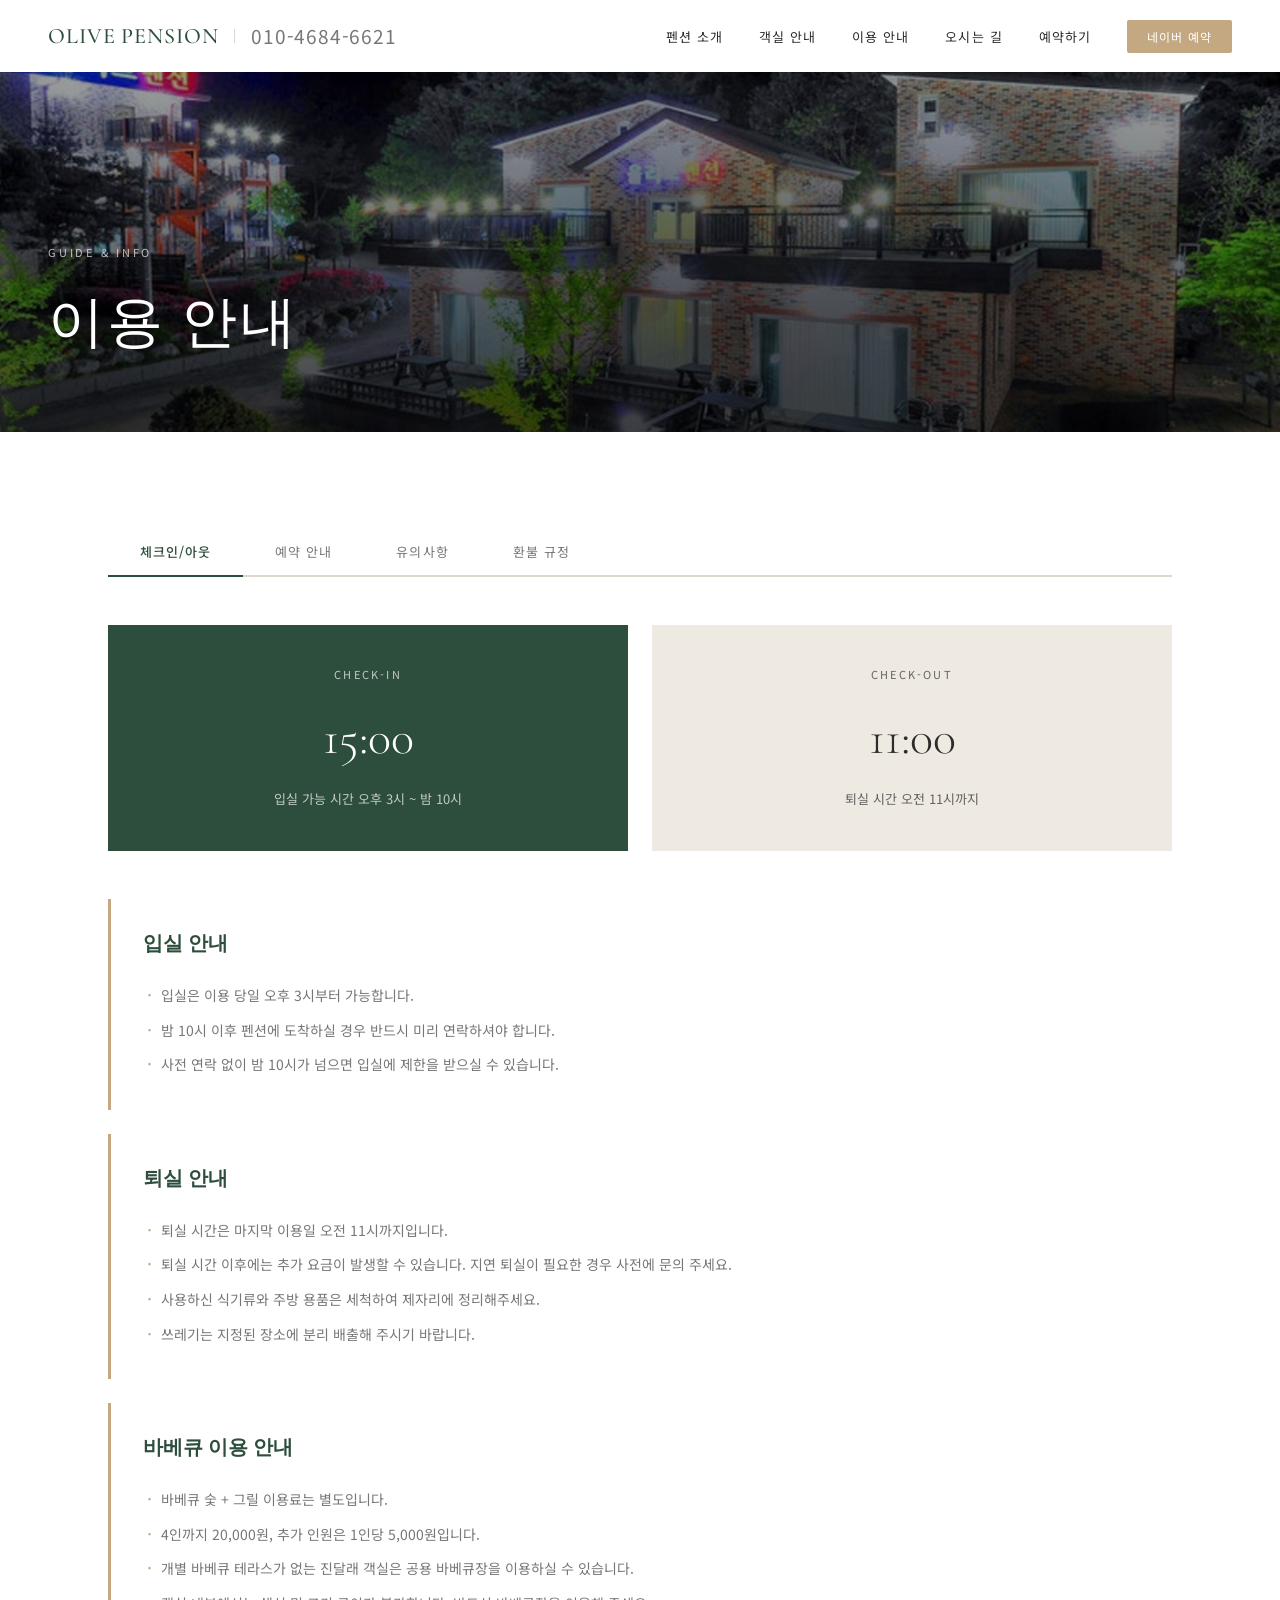
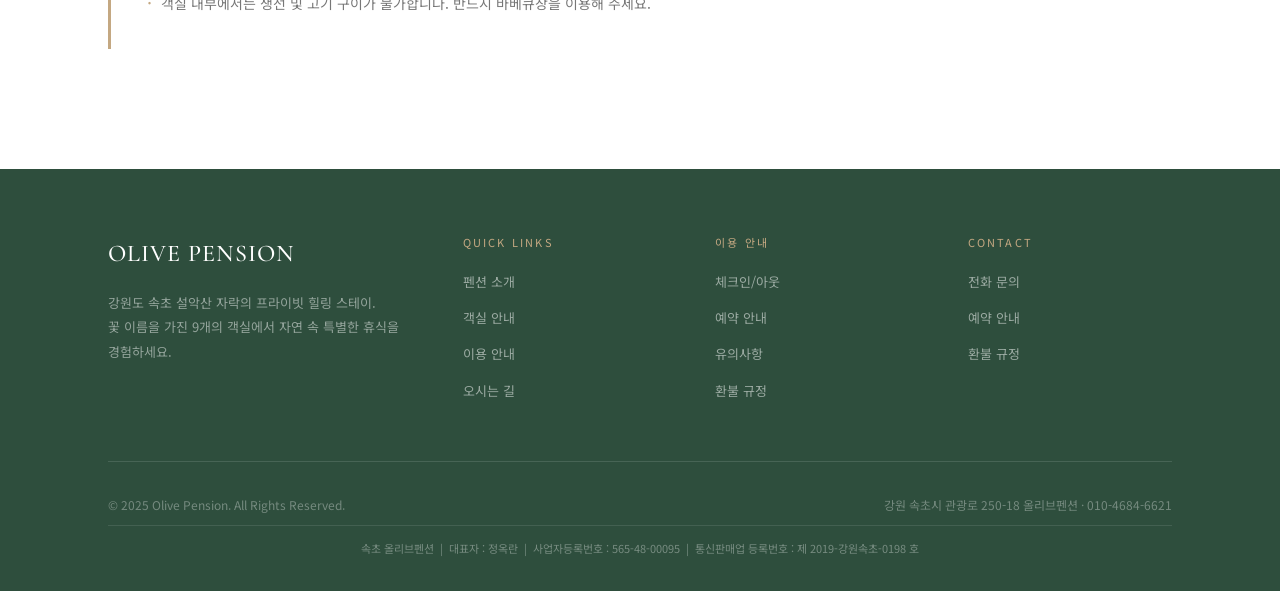
<file: info.html>
<!DOCTYPE html>
<html lang="ko">
<head>
  <meta charset="UTF-8">
  <meta name="viewport" content="width=device-width, initial-scale=1.0">
  <title>이용 안내 — 올리브 펜션</title>
  <link rel="stylesheet" href="style.css">
  <style>
    .tab-btns { display:flex; gap:0; border-bottom: 2px solid var(--border); margin-bottom: 48px; }
    .tab-btn {
      padding: 14px 32px;
      font-size: 13px;
      letter-spacing: .08em;
      cursor: pointer;
      border: none;
      background: transparent;
      color: var(--text-muted);
      font-family: var(--font-sans);
      border-bottom: 2px solid transparent;
      margin-bottom: -2px;
      transition: .2s;
    }
    .tab-btn.active { color: var(--primary); border-bottom-color: var(--primary); font-weight: 500; }
    .tab-btn:hover { color: var(--primary); }
    .tab-content { display: none; }
    .tab-content.active { display: block; }

    .notice-block {
      background: var(--white);
      border-left: 3px solid var(--accent);
      padding: 28px 32px;
      margin-bottom: 24px;
    }
    .notice-block h3 {
      font-family: var(--font-serif);
      font-size: 20px;
      color: var(--primary);
      margin-bottom: 16px;
    }
    .notice-block p, .notice-block li {
      font-size: 14px;
      color: var(--text-muted);
      line-height: 1.9;
    }
    .notice-block ul { padding-left: 0; }
    .notice-block ul li {
      padding: 4px 0 4px 18px;
      position: relative;
    }
    .notice-block ul li::before {
      content: '·';
      position: absolute;
      left: 4px;
      color: var(--accent);
      font-size: 18px;
      line-height: 1.4;
    }

    .checkin-grid {
      display: grid;
      grid-template-columns: 1fr 1fr;
      gap: 24px;
      margin-bottom: 48px;
    }
    .checkin-box {
      background: var(--primary);
      color: var(--white);
      padding: 40px;
      text-align: center;
    }
    .checkin-box.alt { background: var(--bg-alt); color: var(--text); }
    .checkin-box-label {
      font-size: 11px;
      letter-spacing: .2em;
      text-transform: uppercase;
      opacity: .7;
      margin-bottom: 12px;
    }
    .checkin-box-time {
      font-family: var(--font-serif);
      font-size: 48px;
      font-weight: 300;
      margin-bottom: 8px;
    }
    .checkin-box-desc { font-size: 13px; opacity: .7; }

    .extra-fee-grid {
      display: grid;
      grid-template-columns: 1fr 1fr;
      gap: 16px;
      margin: 24px 0;
    }
    .extra-fee-item {
      background: var(--white);
      padding: 20px 24px;
      border: 1px solid var(--border);
      font-size: 14px;
    }
    .extra-fee-item strong { color: var(--primary); display: block; margin-bottom: 4px; font-size: 15px; }

    .reserve-card {
      background: var(--primary);
      color: var(--white);
      padding: 48px;
      text-align: center;
      margin-bottom: 32px;
    }
    .reserve-card h3 {
      font-family: var(--font-serif);
      font-size: 28px;
      font-weight: 400;
      margin-bottom: 12px;
    }
    .reserve-card p { font-size: 14px; opacity: .75; margin-bottom: 28px; line-height: 1.9; }
    .reserve-card .btn-white { margin: 0 8px; }

    .urgent-notice {
      background: #fff8f0;
      border-left: 4px solid #d96a2a;
      padding: 24px 32px;
      margin-bottom: 36px;
    }
    .urgent-notice h3 {
      font-family: var(--font-serif);
      font-size: 18px;
      color: #c45c1a;
      margin-bottom: 10px;
    }
    .urgent-notice p {
      font-size: 14px;
      color: var(--text-muted);
      line-height: 1.9;
    }
  </style>
</head>
<body>

<!-- ── Navigation ────────────────── -->
<nav id="navbar" class="scrolled">
  <div class="nav-left">
  <a href="index.html" class="nav-logo">OLIVE PENSION</a>
  <span class="nav-phone-divider"></span>
  <a href="tel:01046846621" class="nav-phone">010-4684-6621</a>
</div>
  <button class="hamburger" id="hamburger" aria-label="메뉴 열기">
    <span></span><span></span><span></span>
  </button>
  <ul class="nav-links" id="nav-links">
    <li><a href="index.html">펜션 소개</a></li>
    <li><a href="rooms.html">객실 안내</a></li>
    <li><a href="info.html" class="active">이용 안내</a></li>
    <li><a href="contact.html">오시는 길</a></li>
    <li><a href="reservation.html">예약하기</a></li>
    <li><a href="https://map.naver.com/p/entry/place/2009569112?lng=128.5402179&lat=38.1828524&placePath=/room?from=map&fromPanelNum=1&additionalHeight=76&timestamp=202605282023&locale=ko&svcName=map_pcv5&businessCategory=pension&searchType=place&c=15.00,0,0,0,dh" class="btn-reserve" target="_blank">네이버 예약</a></li>
  </ul>
</nav>

<!-- ── Page Banner ───────────────── -->
<div class="page-banner" style="margin-top: var(--nav-h);">
  <img class="page-banner-img" src="images/exterior3.jpg" alt="올리브 펜션">
  <div class="page-banner-overlay"></div>
  <div class="page-banner-text">
    <span class="section-label">Guide &amp; Info</span>
    <h1>이용 안내</h1>
  </div>
</div>

<!-- ── Main Content ──────────────── -->
<section style="background: var(--white);">
  <div class="container">

    <div class="tab-btns">
      <button class="tab-btn active" onclick="showTab('checkin')">체크인/아웃</button>
      <button class="tab-btn" onclick="showTab('reserve')">예약 안내</button>
      <button class="tab-btn" onclick="showTab('notice')">유의사항</button>
      <button class="tab-btn" onclick="showTab('refund')">환불 규정</button>
    </div>

    <!-- 체크인/아웃 -->
    <div id="tab-checkin" class="tab-content active">
      <div class="checkin-grid">
        <div class="checkin-box">
          <p class="checkin-box-label">Check-In</p>
          <p class="checkin-box-time">15:00</p>
          <p class="checkin-box-desc">입실 가능 시간 오후 3시 ~ 밤 10시</p>
        </div>
        <div class="checkin-box alt">
          <p class="checkin-box-label">Check-Out</p>
          <p class="checkin-box-time">11:00</p>
          <p class="checkin-box-desc">퇴실 시간 오전 11시까지</p>
        </div>
      </div>

      <div class="notice-block">
        <h3>입실 안내</h3>
        <ul>
          <li>입실은 이용 당일 오후 3시부터 가능합니다.</li>
          <li>밤 10시 이후 펜션에 도착하실 경우 반드시 미리 연락하셔야 합니다.</li>
          <li>사전 연락 없이 밤 10시가 넘으면 입실에 제한을 받으실 수 있습니다.</li>
        </ul>
      </div>

      <div class="notice-block">
        <h3>퇴실 안내</h3>
        <ul>
          <li>퇴실 시간은 마지막 이용일 오전 11시까지입니다.</li>
          <li>퇴실 시간 이후에는 추가 요금이 발생할 수 있습니다. 지연 퇴실이 필요한 경우 사전에 문의 주세요.</li>
          <li>사용하신 식기류와 주방 용품은 세척하여 제자리에 정리해주세요.</li>
          <li>쓰레기는 지정된 장소에 분리 배출해 주시기 바랍니다.</li>
        </ul>
      </div>

      <div class="notice-block">
        <h3>바베큐 이용 안내</h3>
        <ul>
          <li>바베큐 숯 + 그릴 이용료는 별도입니다.</li>
          <li>4인까지 20,000원, 추가 인원은 1인당 5,000원입니다.</li>
          <li>개별 바베큐 테라스가 없는 진달래 객실은 공용 바베큐장을 이용하실 수 있습니다.</li>
          <li>객실 내부에서는 생선 및 고기 구이가 불가합니다. 반드시 바베큐장을 이용해 주세요.</li>
        </ul>
      </div>
    </div>

    <!-- 예약 안내 -->
    <div id="tab-reserve" class="tab-content">

      <div id="reservation" class="reserve-card">
        <h3>지금 바로 예약하기</h3>
        <p>인터넷 실시간 예약과 전화 예약을 운영하고 있습니다.<br>원하는 날짜와 객실을 선택하여 간편하게 예약하세요.</p>
        <a href="#" class="btn btn-white">실시간 예약 (떠나요)</a>
      </div>

      <div class="notice-block">
        <h3>예약 방법</h3>
        <ul>
          <li>인터넷 실시간 예약 또는 전화를 통한 예약을 진행하고 있습니다.</li>
          <li>예약 신청 후 일정 시간 내에 이용 요금 결제가 이루어지지 않을 경우 예약이 자동으로 취소될 수 있습니다.</li>
          <li>예약하신 분과 입금하신 분의 이름이 다른 경우 미리 연락 주세요.</li>
          <li>입금 계좌: <strong>농협 352-1059-2742-33 (정옥란)</strong></li>
        </ul>
      </div>

      <div class="notice-block">
        <h3>인원 안내</h3>
        <ul>
          <li>기준 인원 초과 시 1인당 20,000원의 추가 요금이 발생합니다.</li>
          <li>예약 인원보다 초과되었을 경우 미리 알려주셔야 합니다.</li>
          <li>최대 인원 초과 시 입실이 불가합니다.</li>
          <li>36개월 미만 영유아는 추가 요금이 없습니다.</li>
          <li>보호자를 동반하지 않은 미성년자의 이용은 불가합니다.</li>
        </ul>
      </div>

      <div class="notice-block">
        <h3>추가 요금 안내</h3>
        <div class="extra-fee-grid">
          <div class="extra-fee-item">
            <strong>기준 인원 초과</strong>
            1인당 20,000원 / 36개월 미만 무료
          </div>
          <div class="extra-fee-item">
            <strong>바베큐 이용료</strong>
            4인까지 20,000원 / 추가 1인당 5,000원
          </div>
          <div class="extra-fee-item">
            <strong>퇴실 시간 초과</strong>
            사전 협의 필수 / 추가 요금 발생
          </div>
          <div class="extra-fee-item">
            <strong>추가 인원 현장 결제</strong>
            예약 시 미결제 시 현장 결제 가능
          </div>
        </div>
      </div>

    </div>

    <!-- 유의사항 -->
    <div id="tab-notice" class="tab-content">

      <div class="notice-block">
        <h3>기본 유의사항</h3>
        <ul>
          <li>화재 및 다른 투숙객의 건강을 위해 전 객실 실내 금연입니다. 흡연은 지정된 공간에서만 가능합니다.</li>
          <li>쾌적한 객실 환경 유지를 위해 객실 내 생선 및 고기 구이는 불가합니다. 바베큐장을 이용해 주세요.</li>
          <li>최대 인원수를 초과하여 이용하고자 하는 경우 반드시 사전 협의가 필요합니다.</li>
          <li>실시간 예약 특성상 간혹 중복 예약이 발생할 수 있습니다. 이 경우 즉시 연락드려 전액 환불을 도와드리겠습니다. 이용불가 안내를 받으셨을 경우 직접 취소 시 수수료가 발생하오니 반드시 펜션으로 먼저 연락 주시기 바랍니다.</li>
          <li>보호자를 동반하지 않은 미성년자는 이용하실 수 없습니다.</li>
          <li>추가 인원 요금이 예약 시 결제되지 않을 수 있으며, 이 경우 현장 결제 부탁드립니다.</li>
          <li>이용객의 부주의로 인한 사고에 대해서는 펜션이 책임지지 않습니다. 안전에 주의해 주세요.</li>
        </ul>
      </div>

      <div class="notice-block">
        <h3>퇴실 시 주의사항</h3>
        <ul>
          <li>퇴실 전 사용하신 식기류와 주방 용품은 세척하고 제자리에 놓아주세요.</li>
          <li>쓰레기는 지정된 장소에 분리 배출해 주시기 바랍니다.</li>
          <li>창문과 문을 잠그고, 에어컨 및 전등 전원을 꺼주세요.</li>
        </ul>
      </div>

      <div class="notice-block">
        <h3>소음 관련 안내</h3>
        <ul>
          <li>다른 투숙객의 조용하고 편안한 휴식을 위해 고성방가, 가무, 지나친 음주는 삼가주시기 바랍니다.</li>
          <li>밤 11시 이후에는 소음으로 인해 다른 투숙객에게 피해가 가지 않도록 협조해 주세요.</li>
          <li>주의 후에도 시정되지 않을 경우 퇴실 조치가 될 수 있으며, 이 경우 이용 요금은 환불되지 않습니다.</li>
        </ul>
      </div>

      <div class="notice-block">
        <h3>애견 동반 안내</h3>
        <ul>
          <li>전 객실 애견 동반이 가능합니다. 예약 시 반드시 견종과 체중을 알려주세요.</li>
          <li>요금: 1박 기준 1마리 20,000원 / 최대 2마리 가능 (10kg 이하 / 현장 결제)</li>
          <li>짖음이 심한 강아지, 맹견 또는 대형견 믹스종은 입실이 불가합니다.</li>
          <li>생리 중이거나 마킹을 하는 강아지는 매너 벨트 착용이 필수입니다.</li>
          <li>강아지만 객실에 두고 외출하실 수 없습니다.</li>
        </ul>
      </div>

      <div class="notice-block">
        <h3>화재 및 안전관리</h3>
        <ul>
          <li>숙소 내 촛불, 화로 사용은 안전상 금지되어 있습니다.</li>
          <li>주방 조리 시 화기 사용에 주의해 주세요.</li>
        </ul>
      </div>

      <div class="notice-block">
        <h3>시설물 파손 및 분실</h3>
        <ul>
          <li>시설물 및 비품 훼손, 분실 시에는 변상 책임이 발생할 수 있습니다.</li>
          <li>이용 중 문제가 생기면 즉시 펜션 측에 알려주세요.</li>
        </ul>
      </div>

      <div class="notice-block">
        <h3>주차 안내</h3>
        <ul>
          <li>펜션 앞 전용 주차장을 이용해 주세요.</li>
          <li>주차장 이용 시 차량 문단속 및 귀중품 관리를 부탁드립니다.</li>
        </ul>
      </div>

    </div>

    <!-- 환불 규정 -->
    <div id="tab-refund" class="tab-content">

      <div class="notice-block">
        <h3>환불 안내</h3>
        <p style="margin-bottom:16px;">이용 일정 취소 시 아래 기준에 따라 환불이 진행됩니다.</p>
      </div>

      <table class="refund-table">
        <thead>
          <tr>
            <th>취소 기준</th>
            <th>취소 수수료</th>
            <th>환불액</th>
          </tr>
        </thead>
        <tbody>
          <tr><td>이용일 당일 취소</td><td>100%</td><td>환불 없음</td></tr>
          <tr><td>이용일 1일 전</td><td>100%</td><td>환불 없음</td></tr>
          <tr><td>이용일 2일 전</td><td>80%</td><td>20% 환불</td></tr>
          <tr><td>이용일 3일 전</td><td>70%</td><td>30% 환불</td></tr>
          <tr><td>이용일 4일 전</td><td>60%</td><td>40% 환불</td></tr>
          <tr><td>이용일 5일 전</td><td>50%</td><td>50% 환불</td></tr>
          <tr><td>이용일 6일 전</td><td>30%</td><td>70% 환불</td></tr>
          <tr><td>이용일 7일 전</td><td>10%</td><td>90% 환불</td></tr>
          <tr><td>이용일 8일 전</td><td>10%</td><td>90% 환불</td></tr>
          <tr><td>이용일 9일 전</td><td>10%</td><td>90% 환불</td></tr>
          <tr><td>기본 취소 수수료</td><td>10%</td><td>90% 환불</td></tr>
        </tbody>
      </table>

      <div class="notice-block" style="margin-top:32px;">
        <h3>환불 시 유의사항</h3>
        <ul>
          <li>이용불가 안내를 받으신 경우 직접 취소 시 수수료가 발생하니 반드시 펜션으로 먼저 연락 주세요.</li>
          <li>이용 당일 또는 전날 취소는 불가피한 경우에도 환불이 되지 않으니 일정을 충분히 확인 후 예약해 주세요.</li>
        </ul>
      </div>

    </div>

  </div>
</section>

<!-- ── Footer ────────────────────── -->
<footer>
  <div class="container">
    <div class="footer-inner">
      <div class="footer-brand">
        <a href="index.html" class="nav-logo">OLIVE PENSION</a>
        <p>강원도 속초 설악산 자락의 프라이빗 힐링 스테이.<br>꽃 이름을 가진 9개의 객실에서 자연 속 특별한 휴식을 경험하세요.</p>
      </div>
      <div class="footer-col">
        <p class="footer-col-title">Quick Links</p>
        <ul>
          <li><a href="index.html">펜션 소개</a></li>
          <li><a href="rooms.html">객실 안내</a></li>
          <li><a href="info.html">이용 안내</a></li>
          <li><a href="contact.html">오시는 길</a></li>
        </ul>
      </div>
      <div class="footer-col">
        <p class="footer-col-title">이용 안내</p>
        <ul>
          <li><a href="#" onclick="showTab('checkin')">체크인/아웃</a></li>
          <li><a href="#" onclick="showTab('reserve')">예약 안내</a></li>
          <li><a href="#" onclick="showTab('notice')">유의사항</a></li>
          <li><a href="#" onclick="showTab('refund')">환불 규정</a></li>
        </ul>
      </div>
      <div class="footer-col">
        <p class="footer-col-title">Contact</p>
        <ul>
          <li><a href="tel:01046846621">전화 문의</a></li>
          <li><a href="info.html#reservation">예약 안내</a></li>
          <li><a href="info.html#refund">환불 규정</a></li>
        </ul>
      </div>
    </div>
    <div class="footer-bottom">
      <span>© 2025 Olive Pension. All Rights Reserved.</span>
      <span>강원 속초시 관광로 250-18 올리브펜션 · 010-4684-6621</span>
    </div>
    <div class="footer-biz">
      속초 올리브펜션 &nbsp;|&nbsp; 대표자 : 정옥란 &nbsp;|&nbsp; 사업자등록번호 : 565-48-00095 &nbsp;|&nbsp; 통신판매업 등록번호 : 제 2019-강원속초-0198 호
    </div>
  </div>
</footer>

<script>
  // 햄버거 메뉴
  const hamburger = document.getElementById('hamburger');
  const navLinks  = document.getElementById('nav-links');
  hamburger.addEventListener('click', () => {
    hamburger.classList.toggle('open');
    navLinks.classList.toggle('open');
  });
  document.addEventListener('click', e => {
    if (!hamburger.contains(e.target) && !navLinks.contains(e.target)) {
      hamburger.classList.remove('open');
      navLinks.classList.remove('open');
    }
  });

  const nav = document.getElementById('navbar');
  window.addEventListener('scroll', () => {
    if (window.scrollY > 60) nav.classList.add('scrolled');
  });

  function showTab(name) {
    document.querySelectorAll('.tab-content').forEach(el => el.classList.remove('active'));
    document.querySelectorAll('.tab-btn').forEach(el => el.classList.remove('active'));
    document.getElementById('tab-' + name).classList.add('active');
    document.querySelectorAll('.tab-btn').forEach(btn => {
      if (btn.getAttribute('onclick').includes(name)) btn.classList.add('active');
    });
    window.scrollTo({ top: 0, behavior: 'smooth' });
  }

  // Check URL hash for tab
  if (window.location.hash === '#reservation') {
    showTab('reserve');
    setTimeout(() => document.getElementById('reservation').scrollIntoView({ behavior: 'smooth' }), 100);
  } else if (window.location.hash === '#refund') {
    showTab('refund');
  }
</script>

</body>
</html>
</file>
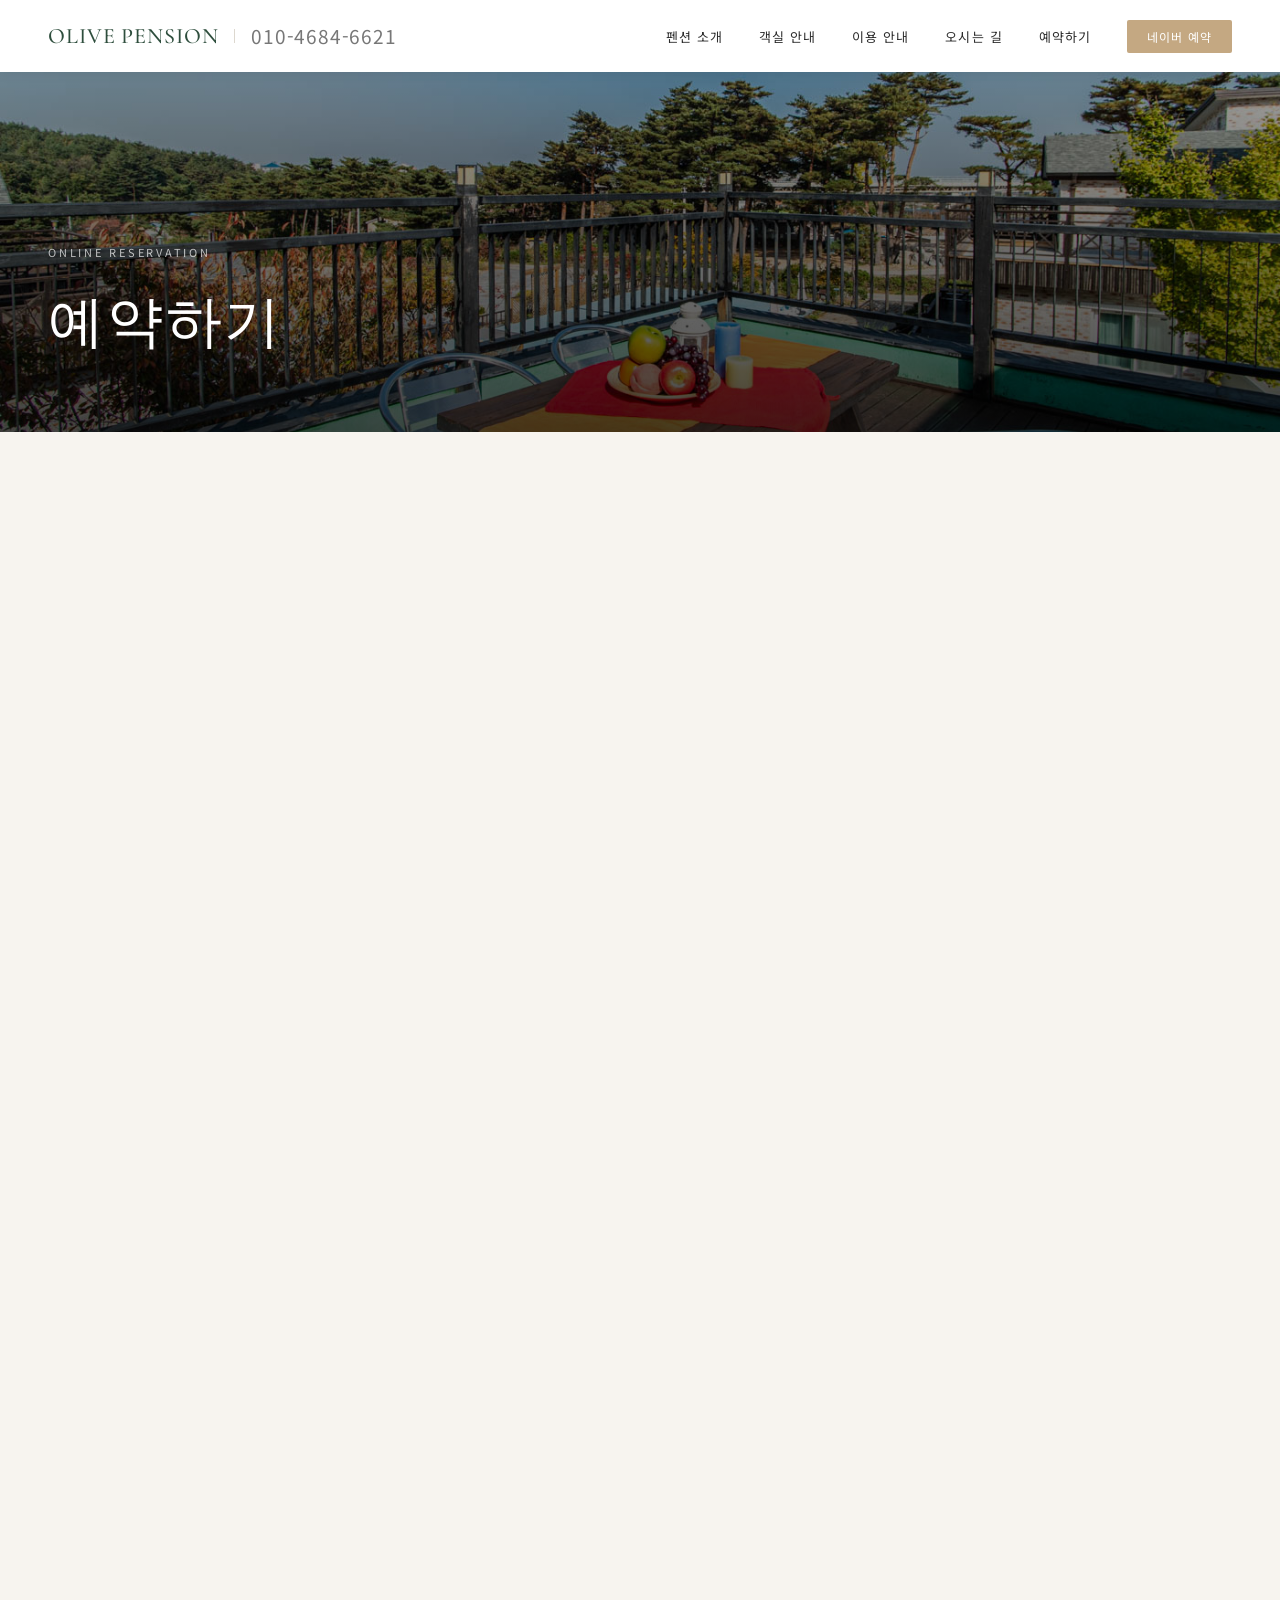
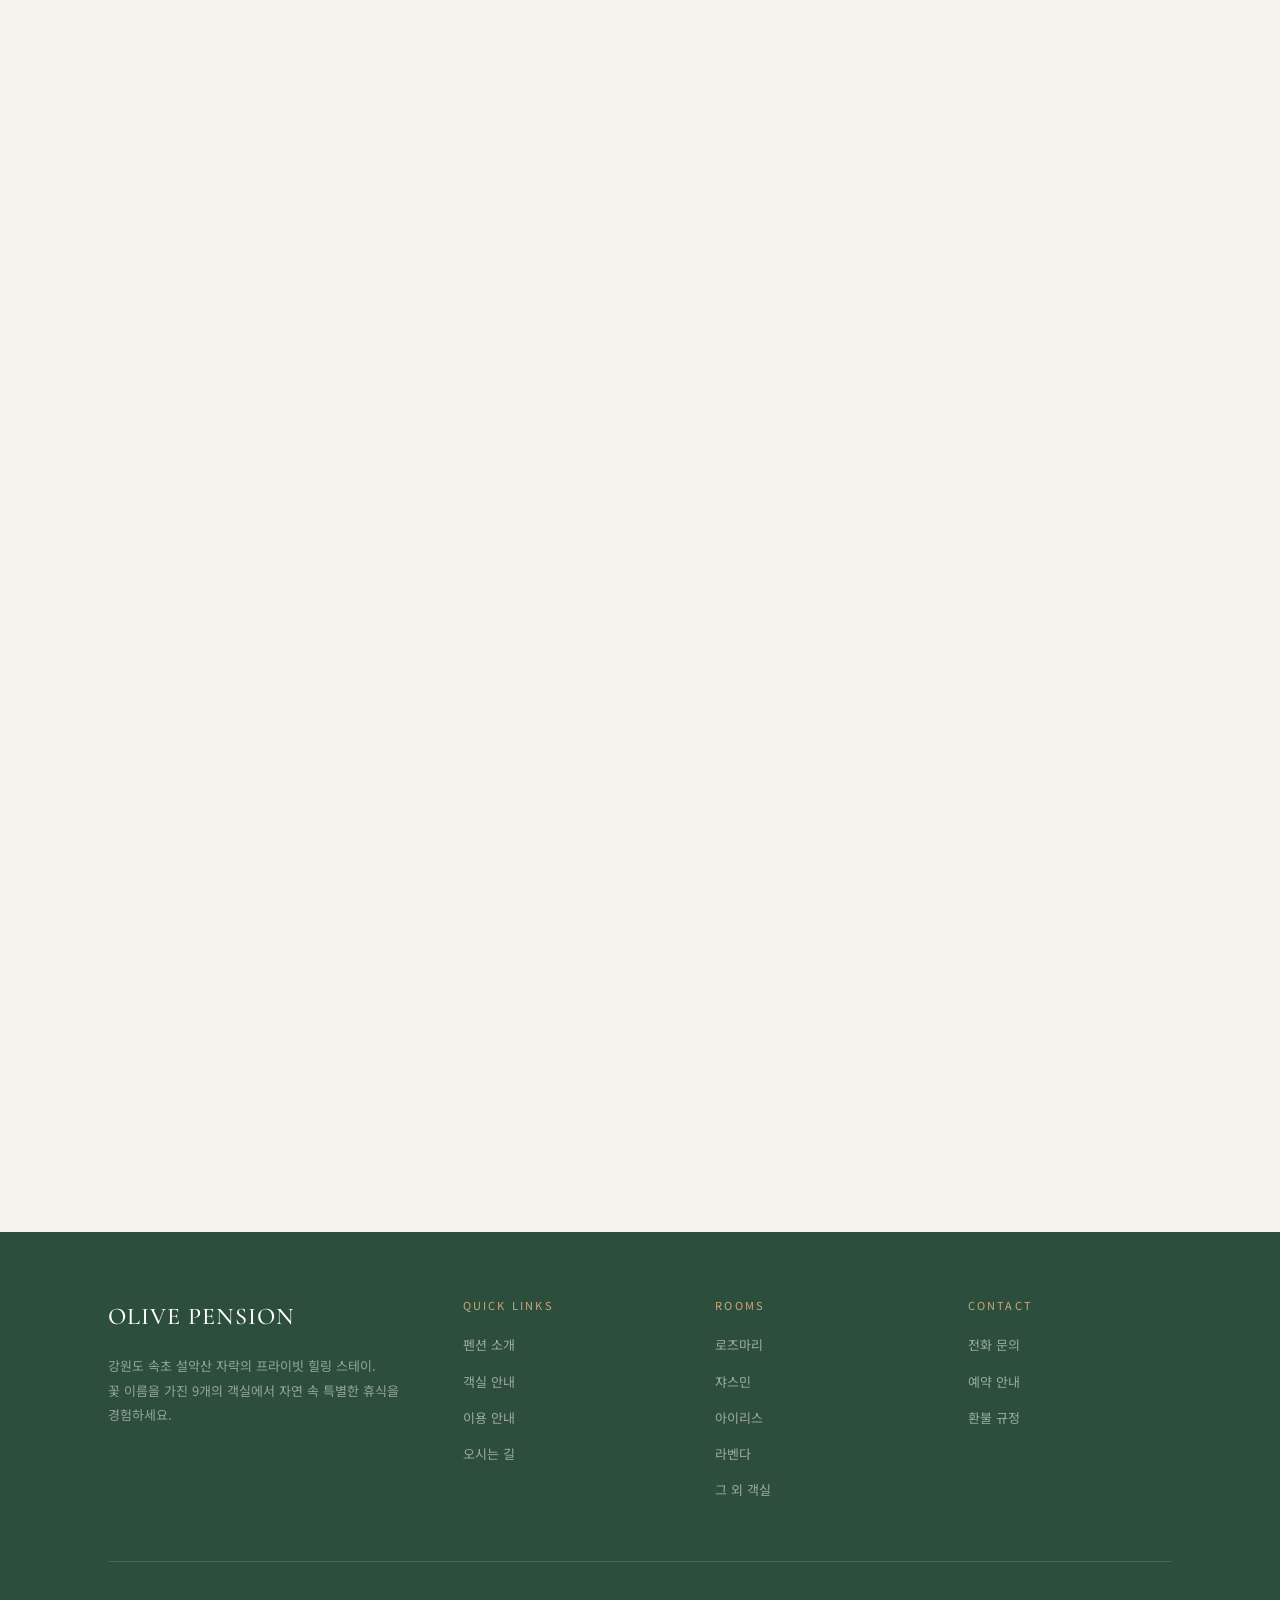
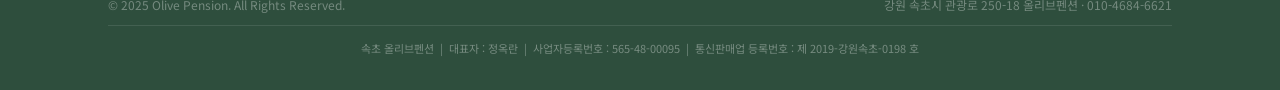
<file: reservation.html>
<!DOCTYPE html>
<html lang="ko">
<head>
  <meta charset="UTF-8">
  <meta name="viewport" content="width=device-width, initial-scale=1.0">
  <title>예약하기 — 올리브 펜션</title>
  <link rel="stylesheet" href="style.css">
  <style>
    .booking-wrap {
      width: 100%;
    }
    .booking-wrap iframe {
      width: 100%;
      height: 2400px;
      border: 0;
      display: block;
      overflow: hidden;
    }
  </style>
</head>
<body>

<!-- ── Navigation ────────────────── -->
<nav id="navbar" class="scrolled">
  <div class="nav-left">
  <a href="index.html" class="nav-logo">OLIVE PENSION</a>
  <span class="nav-phone-divider"></span>
  <a href="tel:01046846621" class="nav-phone">010-4684-6621</a>
</div>
  <button class="hamburger" id="hamburger" aria-label="메뉴 열기">
    <span></span><span></span><span></span>
  </button>
  <ul class="nav-links" id="nav-links">
    <li><a href="index.html">펜션 소개</a></li>
    <li><a href="rooms.html">객실 안내</a></li>
    <li><a href="info.html">이용 안내</a></li>
    <li><a href="contact.html">오시는 길</a></li>
    <li><a href="reservation.html" class="active">예약하기</a></li>
    <li><a href="https://map.naver.com/p/entry/place/2009569112?lng=128.5402179&lat=38.1828524&placePath=/room?from=map&fromPanelNum=1&additionalHeight=76&timestamp=202605282023&locale=ko&svcName=map_pcv5&businessCategory=pension&searchType=place&c=15.00,0,0,0,dh" class="btn-reserve" target="_blank">네이버 예약</a></li>
  </ul>
</nav>

<!-- ── Page Banner ───────────────── -->
<div class="page-banner" style="margin-top: var(--nav-h);">
  <img class="page-banner-img" src="images/exterior4.jpg" alt="올리브 펜션">
  <div class="page-banner-overlay"></div>
  <div class="page-banner-text">
    <span class="section-label">Online Reservation</span>
    <h1>예약하기</h1>
  </div>
</div>

<!-- ── Booking iframe ─────────────── -->
<div class="booking-wrap">
  <iframe
    src="https://booking.ddnayo.com/booking-calendar-status?accommodationId=105881&channelCode=0010"
    title="올리브 펜션 실시간 예약"
    scrolling="no"
    loading="lazy"
  ></iframe>
</div>

<!-- ── Footer ────────────────────── -->
<footer>
  <div class="container">
    <div class="footer-inner">
      <div class="footer-brand">
        <a href="index.html" class="nav-logo">OLIVE PENSION</a>
        <p>강원도 속초 설악산 자락의 프라이빗 힐링 스테이.<br>꽃 이름을 가진 9개의 객실에서 자연 속 특별한 휴식을 경험하세요.</p>
      </div>
      <div class="footer-col">
        <p class="footer-col-title">Quick Links</p>
        <ul>
          <li><a href="index.html">펜션 소개</a></li>
          <li><a href="rooms.html">객실 안내</a></li>
          <li><a href="info.html">이용 안내</a></li>
          <li><a href="contact.html">오시는 길</a></li>
        </ul>
      </div>
      <div class="footer-col">
        <p class="footer-col-title">Rooms</p>
        <ul>
          <li><a href="rooms.html#rosemary">로즈마리</a></li>
          <li><a href="rooms.html#jasmine">쟈스민</a></li>
          <li><a href="rooms.html#iris">아이리스</a></li>
          <li><a href="rooms.html#lavender">라벤다</a></li>
          <li><a href="rooms.html#other">그 외 객실</a></li>
        </ul>
      </div>
      <div class="footer-col">
        <p class="footer-col-title">Contact</p>
        <ul>
          <li><a href="tel:01046846621">전화 문의</a></li>
          <li><a href="info.html">예약 안내</a></li>
          <li><a href="info.html#refund">환불 규정</a></li>
        </ul>
      </div>
    </div>
    <div class="footer-bottom">
      <span>© 2025 Olive Pension. All Rights Reserved.</span>
      <span>강원 속초시 관광로 250-18 올리브펜션 · 010-4684-6621</span>
    </div>
    <div class="footer-biz">
      속초 올리브펜션 &nbsp;|&nbsp; 대표자 : 정옥란 &nbsp;|&nbsp; 사업자등록번호 : 565-48-00095 &nbsp;|&nbsp; 통신판매업 등록번호 : 제 2019-강원속초-0198 호
    </div>
  </div>
</footer>

<script>
  // 햄버거 메뉴
  const hamburger = document.getElementById('hamburger');
  const navLinks  = document.getElementById('nav-links');
  hamburger.addEventListener('click', () => {
    hamburger.classList.toggle('open');
    navLinks.classList.toggle('open');
  });
  document.addEventListener('click', e => {
    if (!hamburger.contains(e.target) && !navLinks.contains(e.target)) {
      hamburger.classList.remove('open');
      navLinks.classList.remove('open');
    }
  });

  const nav = document.getElementById('navbar');
  window.addEventListener('scroll', () => {
    if (window.scrollY > 60) nav.classList.add('scrolled');
  });
</script>

</body>
</html>
</file>
<file: style.css>
/* ===========================
   올리브 펜션 — Shared Styles
   =========================== */

@import url('https://fonts.googleapis.com/css2?family=Cormorant+Garamond:ital,wght@0,300;0,400;0,500;0,600;1,300;1,400&family=Noto+Sans+KR:wght@300;400;500&display=swap');

/* ── CSS Variables ─────────────────── */
:root {
  --primary:      #2e4e3d;
  --primary-light:#4a7060;
  --accent:       #c4a882;
  --accent-dark:  #a8845c;
  --bg:           #f7f4ef;
  --bg-alt:       #eeeae2;
  --white:        #ffffff;
  --text:         #2c2c2c;
  --text-muted:   #777;
  --border:       #ddd8cf;

  --font-serif:  'Cormorant Garamond', 'Nanum Myeongjo', Georgia, serif;
  --font-sans:   'Noto Sans KR', sans-serif;

  --max-width: 1160px;
  --nav-h:     72px;
}

/* ── Reset ───────────────────────────── */
*, *::before, *::after { box-sizing: border-box; margin: 0; padding: 0; }
html { scroll-behavior: smooth; }
body {
  font-family: var(--font-sans);
  background: var(--bg);
  color: var(--text);
  line-height: 1.75;
  font-size: 15px;
}
img { display: block; max-width: 100%; }
a { text-decoration: none; color: inherit; }
ul { list-style: none; }

/* ── Navigation ──────────────────────── */
nav {
  position: fixed;
  top: 0; left: 0; right: 0;
  height: var(--nav-h);
  display: flex;
  align-items: center;
  justify-content: space-between;
  padding: 0 48px;
  z-index: 1000;
  transition: background .3s, box-shadow .3s;
}
nav.scrolled {
  background: rgba(255,255,255,.97);
  box-shadow: 0 1px 12px rgba(0,0,0,.08);
}
nav.transparent { background: transparent; }

.nav-logo {
  font-family: var(--font-serif);
  font-size: 22px;
  font-weight: 500;
  letter-spacing: .04em;
  color: var(--white);
  transition: color .3s;
}
nav.scrolled .nav-logo { color: var(--primary); }

.nav-left {
  display: flex;
  align-items: center;
  gap: 0;
}
.nav-phone-divider {
  width: 1px;
  height: 14px;
  background: rgba(255,255,255,.4);
  margin: 0 16px;
  transition: background .3s;
}
nav.scrolled .nav-phone-divider { background: var(--border); }
.nav-phone {
  font-size: 19px;
  font-weight: 400;
  letter-spacing: .04em;
  color: rgba(255,255,255,.85);
  text-decoration: none;
  transition: color .3s;
  white-space: nowrap;
}
nav.scrolled .nav-phone { color: var(--text-muted); }
.nav-phone:hover { color: var(--accent) !important; }

.nav-links {
  display: flex;
  align-items: center;
  gap: 36px;
}
.nav-links a {
  font-size: 13px;
  font-weight: 400;
  letter-spacing: .08em;
  color: rgba(255,255,255,.88);
  transition: color .3s;
}
nav.scrolled .nav-links a { color: var(--text); }
.nav-links a:hover { color: var(--accent); }
.nav-links a.active { color: var(--accent); }
.nav-links a.btn-reserve {
  background: var(--accent);
  color: var(--white);
  padding: 8px 20px;
  border-radius: 2px;
  font-size: 12px;
  letter-spacing: .1em;
  transition: background .25s;
}
.nav-links a.btn-reserve:hover { background: var(--accent-dark); }
nav.scrolled .nav-links a.btn-reserve { color: var(--white); }

/* ── Hero ───────────────────────────── */
.hero {
  position: relative;
  height: 100vh;
  min-height: 600px;
  overflow: hidden;
  display: flex;
  align-items: center;
  justify-content: center;
}
.hero-img {
  position: absolute;
  inset: 0;
  width: 100%; height: 100%;
  object-fit: cover;
  object-position: center;
}
.hero-overlay {
  position: absolute;
  inset: 0;
  background: linear-gradient(to bottom, rgba(0,0,0,.55) 0%, rgba(0,0,0,.4) 60%, rgba(0,0,0,.6) 100%);
}
.hero-content {
  position: relative;
  text-align: center;
  color: var(--white);
  padding: 0 24px;
}
.hero-sub {
  font-family: var(--font-serif);
  font-size: 15px;
  font-style: italic;
  letter-spacing: .2em;
  opacity: .85;
  margin-bottom: 16px;
}
.hero-title {
  font-family: var(--font-serif);
  font-size: clamp(44px, 7vw, 80px);
  font-weight: 300;
  letter-spacing: .05em;
  line-height: 1.15;
  margin-bottom: 20px;
}
.hero-divider {
  width: 48px;
  height: 1px;
  background: rgba(255,255,255,.6);
  margin: 0 auto 20px;
}
.hero-desc {
  font-size: 14px;
  letter-spacing: .12em;
  opacity: .85;
  font-weight: 300;
}
.hero-scroll {
  position: absolute;
  bottom: 36px;
  left: 50%;
  transform: translateX(-50%);
  display: flex;
  flex-direction: column;
  align-items: center;
  gap: 8px;
  color: rgba(255,255,255,.7);
  font-size: 11px;
  letter-spacing: .15em;
  animation: bounce 2s infinite;
}
.hero-scroll::after {
  content: '';
  width: 1px;
  height: 40px;
  background: rgba(255,255,255,.5);
  display: block;
}
@keyframes bounce {
  0%, 100% { transform: translateX(-50%) translateY(0); }
  50% { transform: translateX(-50%) translateY(6px); }
}

/* ── Section Commons ─────────────────── */
section { padding: 96px 0; }
.container { max-width: var(--max-width); margin: 0 auto; padding: 0 48px; }

.section-label {
  display: block;
  font-size: 11px;
  letter-spacing: .25em;
  text-transform: uppercase;
  color: var(--accent);
  margin-bottom: 12px;
}
.section-title {
  font-family: var(--font-serif);
  font-size: clamp(28px, 4vw, 42px);
  font-weight: 400;
  line-height: 1.3;
  color: var(--primary);
  margin-bottom: 20px;
}
.section-title em { font-style: italic; color: var(--accent-dark); }
.section-divider {
  width: 40px;
  height: 2px;
  background: var(--accent);
  margin: 0 0 24px;
}
.section-text {
  font-size: 15px;
  color: var(--text-muted);
  line-height: 1.9;
  max-width: 520px;
}
.text-center { text-align: center; }
.text-center .section-divider { margin: 0 auto 24px; }
.text-center .section-text { margin: 0 auto; }

/* ── About ──────────────────────────── */
.about-grid {
  display: grid;
  grid-template-columns: 1fr 1fr;
  gap: 72px;
  align-items: center;
}
.about-img-wrap {
  position: relative;
}
.about-img-main {
  width: 100%;
  aspect-ratio: 4/3;
  object-fit: cover;
}
.about-img-accent {
  position: absolute;
  bottom: -28px;
  right: -28px;
  width: 48%;
  aspect-ratio: 1/1;
  object-fit: cover;
  border: 6px solid var(--white);
  box-shadow: 0 8px 32px rgba(0,0,0,.12);
}

/* ── Rooms ──────────────────────────── */
.rooms-grid {
  display: grid;
  grid-template-columns: repeat(3, 1fr);
  gap: 28px;
  margin-top: 56px;
}
.room-card {
  background: var(--white);
  overflow: hidden;
  transition: transform .3s, box-shadow .3s;
}
.room-card:hover {
  transform: translateY(-4px);
  box-shadow: 0 16px 40px rgba(0,0,0,.1);
}
.room-card-img {
  width: 100%;
  aspect-ratio: 4/3;
  object-fit: cover;
  transition: transform .5s;
}
.room-card:hover .room-card-img { transform: scale(1.04); }
.room-card-img-wrap { overflow: hidden; }
.room-card-body { padding: 24px; }
.room-card-tag {
  font-size: 10px;
  letter-spacing: .2em;
  text-transform: uppercase;
  color: var(--accent);
  display: block;
  margin-bottom: 6px;
}
.room-card-title {
  font-family: var(--font-serif);
  font-size: 22px;
  font-weight: 500;
  color: var(--primary);
  margin-bottom: 8px;
}
.room-card-desc {
  font-size: 13px;
  color: var(--text-muted);
  line-height: 1.8;
  margin-bottom: 16px;
}
.room-card-meta {
  display: flex;
  gap: 16px;
  font-size: 12px;
  color: var(--text-muted);
  border-top: 1px solid var(--border);
  padding-top: 14px;
}
.room-card-meta span { display: flex; align-items: center; gap: 4px; }

/* ── Feature section ─────────────────── */
.features-bg {
  background: var(--primary);
  color: var(--white);
}
.features-bg .section-title { color: var(--white); }
.features-bg .section-text { color: rgba(255,255,255,.7); }
.features-grid {
  display: grid;
  grid-template-columns: repeat(4, 1fr);
  gap: 40px;
  margin-top: 56px;
}
.feature-item { text-align: center; }
.feature-icon {
  font-size: 32px;
  margin-bottom: 16px;
  display: block;
}
.feature-title {
  font-family: var(--font-serif);
  font-size: 18px;
  color: var(--white);
  margin-bottom: 8px;
}
.feature-desc {
  font-size: 13px;
  color: rgba(255,255,255,.6);
  line-height: 1.7;
}

/* ── Attractions ─────────────────────── */
.attract-grid {
  display: grid;
  grid-template-columns: repeat(2, 1fr);
  gap: 2px;
  margin-top: 56px;
}
.attract-item {
  position: relative;
  overflow: hidden;
}
.attract-img {
  width: 100%;
  aspect-ratio: 16/9;
  object-fit: cover;
  transition: transform .5s;
}
.attract-item:hover .attract-img { transform: scale(1.05); }
.attract-overlay {
  position: absolute;
  inset: 0;
  background: linear-gradient(to top, rgba(0,0,0,.65) 0%, transparent 60%);
  display: flex;
  align-items: flex-end;
  padding: 28px;
  color: var(--white);
}
.attract-info {}
.attract-dist { font-size: 11px; letter-spacing: .15em; opacity: .8; margin-bottom: 4px; }
.attract-name {
  font-family: var(--font-serif);
  font-size: 22px;
  font-weight: 400;
}
.attract-text { font-size: 13px; opacity: .8; margin-top: 4px; }

/* ── Info section ────────────────────── */
.info-cols {
  display: grid;
  grid-template-columns: repeat(3, 1fr);
  gap: 48px;
  margin-top: 56px;
}
.info-col-title {
  font-family: var(--font-serif);
  font-size: 20px;
  color: var(--primary);
  margin-bottom: 20px;
  padding-bottom: 12px;
  border-bottom: 1px solid var(--border);
}
.info-list li {
  font-size: 13.5px;
  color: var(--text-muted);
  line-height: 1.8;
  padding: 6px 0;
  padding-left: 14px;
  position: relative;
}
.info-list li::before {
  content: '–';
  position: absolute;
  left: 0;
  color: var(--accent);
}

/* ── Contact / Map section ───────────── */
.contact-grid {
  display: grid;
  grid-template-columns: 1fr 1.4fr;
  gap: 72px;
  align-items: start;
}
.contact-item { margin-bottom: 28px; }
.contact-label {
  font-size: 11px;
  letter-spacing: .2em;
  text-transform: uppercase;
  color: var(--accent);
  display: block;
  margin-bottom: 6px;
}
.contact-value {
  font-family: var(--font-serif);
  font-size: 18px;
  color: var(--primary);
}
.contact-sub { font-size: 13px; color: var(--text-muted); margin-top: 4px; }
.map-wrap {
  background: var(--bg-alt);
  aspect-ratio: 4/3;
  overflow: hidden;
  border: 1px solid var(--border);
}
.map-wrap iframe { width: 100%; height: 100%; border: 0; }
.map-placeholder {
  width: 100%;
  height: 100%;
  display: flex;
  align-items: center;
  justify-content: center;
  flex-direction: column;
  gap: 12px;
  color: var(--text-muted);
  font-size: 13px;
}

/* ── Buttons ──────────────────────────── */
.btn {
  display: inline-block;
  padding: 14px 36px;
  font-size: 12px;
  letter-spacing: .15em;
  text-transform: uppercase;
  cursor: pointer;
  transition: .25s;
  border: none;
}
.btn-primary {
  background: var(--primary);
  color: var(--white);
}
.btn-primary:hover { background: var(--primary-light); }
.btn-outline {
  background: transparent;
  color: var(--primary);
  border: 1px solid var(--primary);
}
.btn-outline:hover { background: var(--primary); color: var(--white); }
.btn-white {
  background: var(--white);
  color: var(--primary);
}
.btn-white:hover { background: var(--accent); color: var(--white); }

/* ── Footer ───────────────────────────── */
footer {
  background: var(--primary);
  color: rgba(255,255,255,.75);
  padding: 64px 0 32px;
}
.footer-inner {
  display: grid;
  grid-template-columns: 1.5fr 1fr 1fr 1fr;
  gap: 48px;
  padding-bottom: 48px;
  border-bottom: 1px solid rgba(255,255,255,.12);
  margin-bottom: 32px;
}
.footer-brand .nav-logo {
  color: var(--white);
  font-size: 24px;
  display: block;
  margin-bottom: 16px;
}
.footer-brand p { font-size: 13px; line-height: 1.9; opacity: .65; }
.footer-col-title {
  font-size: 11px;
  letter-spacing: .2em;
  text-transform: uppercase;
  color: var(--accent);
  margin-bottom: 16px;
}
.footer-col ul li { margin-bottom: 10px; }
.footer-col ul li a {
  font-size: 13px;
  opacity: .7;
  transition: opacity .2s;
}
.footer-col ul li a:hover { opacity: 1; }
.footer-bottom {
  display: flex;
  justify-content: space-between;
  align-items: center;
  font-size: 12px;
  opacity: .45;
}
.footer-biz {
  margin-top: 10px;
  padding-top: 12px;
  border-top: 1px solid rgba(255,255,255,.1);
  font-size: 11px;
  color: rgba(255,255,255,.35);
  line-height: 1.9;
  text-align: center;
}

/* ── Page Banner ────────────────────── */
.page-banner {
  height: 360px;
  position: relative;
  display: flex;
  align-items: flex-end;
  padding-bottom: 60px;
  overflow: hidden;
}
.page-banner-img {
  position: absolute;
  inset: 0;
  width: 100%; height: 100%;
  object-fit: cover;
}
.page-banner-overlay {
  position: absolute;
  inset: 0;
  background: linear-gradient(to top, rgba(0,0,0,.72) 0%, rgba(0,0,0,.38) 100%);
}
.page-banner-text {
  position: relative;
  color: var(--white);
  padding: 0 48px;
}
.page-banner-text .section-label { color: rgba(255,255,255,.7); }
.page-banner-text h1 {
  font-family: var(--font-serif);
  font-size: clamp(36px, 5vw, 56px);
  font-weight: 300;
  letter-spacing: .05em;
}

/* ── Room detail page ───────────────── */
.room-detail {
  display: grid;
  grid-template-columns: 1.2fr 1fr;
  gap: 64px;
  align-items: start;
  padding: 64px 0;
  border-bottom: 1px solid var(--border);
}
.room-detail:last-child { border-bottom: none; }
.room-detail.reverse { direction: rtl; }
.room-detail.reverse > * { direction: ltr; }
.room-photos { display: grid; grid-template-columns: 1fr 1fr; gap: 6px; }
.room-photos img { width: 100%; aspect-ratio: 4/3; object-fit: cover; }
.room-photos img:first-child { grid-column: 1 / -1; aspect-ratio: 16/9; }
.room-info-tag {
  font-size: 11px;
  letter-spacing: .2em;
  text-transform: uppercase;
  color: var(--accent);
  display: block;
  margin-bottom: 8px;
}
.room-info-title {
  font-family: var(--font-serif);
  font-size: 36px;
  font-weight: 400;
  color: var(--primary);
  margin-bottom: 6px;
}
.room-info-sub { font-size: 13px; color: var(--text-muted); margin-bottom: 24px; }
.room-info-divider { width: 32px; height: 2px; background: var(--accent); margin-bottom: 24px; }
.room-info-desc {
  font-size: 14px;
  color: var(--text-muted);
  line-height: 1.95;
  margin-bottom: 28px;
}
.room-amenity-list {
  display: flex;
  flex-wrap: wrap;
  gap: 8px;
  margin-bottom: 28px;
}
.room-amenity-tag {
  background: var(--bg-alt);
  font-size: 12px;
  padding: 5px 12px;
  color: var(--text);
  letter-spacing: .04em;
}
.room-capacity {
  display: flex;
  gap: 24px;
  font-size: 13px;
  color: var(--text-muted);
  padding: 16px 0;
  border-top: 1px solid var(--border);
}
.room-capacity strong { color: var(--primary); }

/* ── Info page tables ───────────────── */
.refund-table {
  width: 100%;
  border-collapse: collapse;
  margin-top: 32px;
  font-size: 14px;
}
.refund-table th {
  background: var(--primary);
  color: var(--white);
  padding: 12px 20px;
  text-align: left;
  font-weight: 400;
  letter-spacing: .04em;
}
.refund-table td {
  padding: 12px 20px;
  border-bottom: 1px solid var(--border);
  color: var(--text-muted);
}
.refund-table tr:nth-child(even) td { background: var(--bg-alt); }

/* ── Hamburger Menu ───────────────────── */
.hamburger {
  display: none;
  flex-direction: column;
  justify-content: center;
  gap: 5px;
  cursor: pointer;
  background: transparent;
  border: none;
  padding: 6px;
  z-index: 1100;
}
.hamburger span {
  display: block;
  width: 24px;
  height: 2px;
  background: var(--white);
  border-radius: 2px;
  transition: transform .3s, opacity .3s;
}
nav.scrolled .hamburger span { background: var(--text); }
.hamburger.open span:nth-child(1) { transform: translateY(7px) rotate(45deg); }
.hamburger.open span:nth-child(2) { opacity: 0; transform: scaleX(0); }
.hamburger.open span:nth-child(3) { transform: translateY(-7px) rotate(-45deg); }

/* ── Image Slider ─────────────────────── */
.room-slider {
  position: relative;
  overflow: hidden;
  background: #111;
}
.slider-track {
  display: flex;
  transition: transform .4s cubic-bezier(.4,0,.2,1);
  will-change: transform;
}
.slider-track img {
  min-width: 100%;
  width: 100%;
  aspect-ratio: 16/9;
  object-fit: cover;
  flex-shrink: 0;
}
.slider-btn {
  position: absolute;
  top: 50%;
  transform: translateY(-50%);
  background: rgba(0,0,0,.45);
  color: var(--white);
  border: none;
  width: 44px;
  height: 44px;
  border-radius: 50%;
  cursor: pointer;
  font-size: 18px;
  z-index: 10;
  transition: background .2s;
  display: flex;
  align-items: center;
  justify-content: center;
  line-height: 1;
}
.slider-btn:hover { background: rgba(0,0,0,.75); }
.slider-prev { left: 14px; }
.slider-next { right: 14px; }
.slider-count {
  position: absolute;
  bottom: 14px;
  right: 16px;
  background: rgba(0,0,0,.5);
  color: var(--white);
  font-size: 12px;
  letter-spacing: .08em;
  padding: 4px 12px;
  border-radius: 20px;
}
.slider-dots {
  position: absolute;
  bottom: 14px;
  left: 50%;
  transform: translateX(-50%);
  display: flex;
  gap: 6px;
}
.slider-dot {
  width: 6px;
  height: 6px;
  border-radius: 50%;
  background: rgba(255,255,255,.45);
  cursor: pointer;
  transition: background .2s, transform .2s;
  border: none;
  padding: 0;
}
.slider-dot.active {
  background: var(--white);
  transform: scale(1.3);
}

/* ── Responsive ───────────────────────── */
@media (max-width: 1024px) {
  nav { padding: 0 28px; }
  .container { padding: 0 28px; }
  .nav-links { gap: 24px; }
  .rooms-grid { grid-template-columns: repeat(2, 1fr); }
  .features-grid { grid-template-columns: repeat(2, 1fr); }
  .footer-inner { grid-template-columns: 1fr 1fr; }
}
@media (max-width: 768px) {
  :root { --nav-h: 60px; }
  nav { padding: 0 20px; }
  .container { padding: 0 20px; }
  section { padding: 64px 0; }

  /* 햄버거 메뉴 */
  .hamburger { display: flex; }
  .nav-phone, .nav-phone-divider { display: none; }
  .nav-links {
    position: fixed;
    top: var(--nav-h);
    left: 0; right: 0;
    background: var(--white);
    flex-direction: column;
    padding: 12px 0 32px;
    gap: 0;
    border-top: 1px solid var(--border);
    box-shadow: 0 12px 32px rgba(0,0,0,.12);
    display: none;
    z-index: 999;
  }
  .nav-links.open { display: flex; }
  .nav-links li { padding: 0 32px; }
  .nav-links a {
    display: block;
    padding: 18px 0;
    color: var(--text) !important;
    font-size: 16px;
    letter-spacing: .06em;
    border-bottom: 1px solid var(--border);
  }
  .nav-links li:last-child a { border-bottom: none; }
  .nav-links a.btn-reserve {
    display: block;
    margin: 20px 0 0;
    padding: 16px;
    text-align: center;
    border-bottom: none;
    border-radius: 2px;
    background: var(--accent);
    color: var(--white) !important;
    font-size: 14px;
    letter-spacing: .12em;
  }

  .about-grid,
  .contact-grid,
  .room-detail { grid-template-columns: 1fr; gap: 36px; }
  .room-detail.reverse { direction: ltr; }
  .about-img-accent { display: none; }
  .rooms-grid { grid-template-columns: 1fr; }
  .features-grid { grid-template-columns: 1fr 1fr; gap: 28px; }
  .attract-grid { grid-template-columns: 1fr; }
  .info-cols { grid-template-columns: 1fr; }
  .footer-inner { grid-template-columns: 1fr; }
  .footer-bottom { flex-direction: column; gap: 8px; text-align: center; }
  .hero-title { font-size: 38px; }
  .slider-btn { width: 36px; height: 36px; font-size: 15px; }
}
</file>
